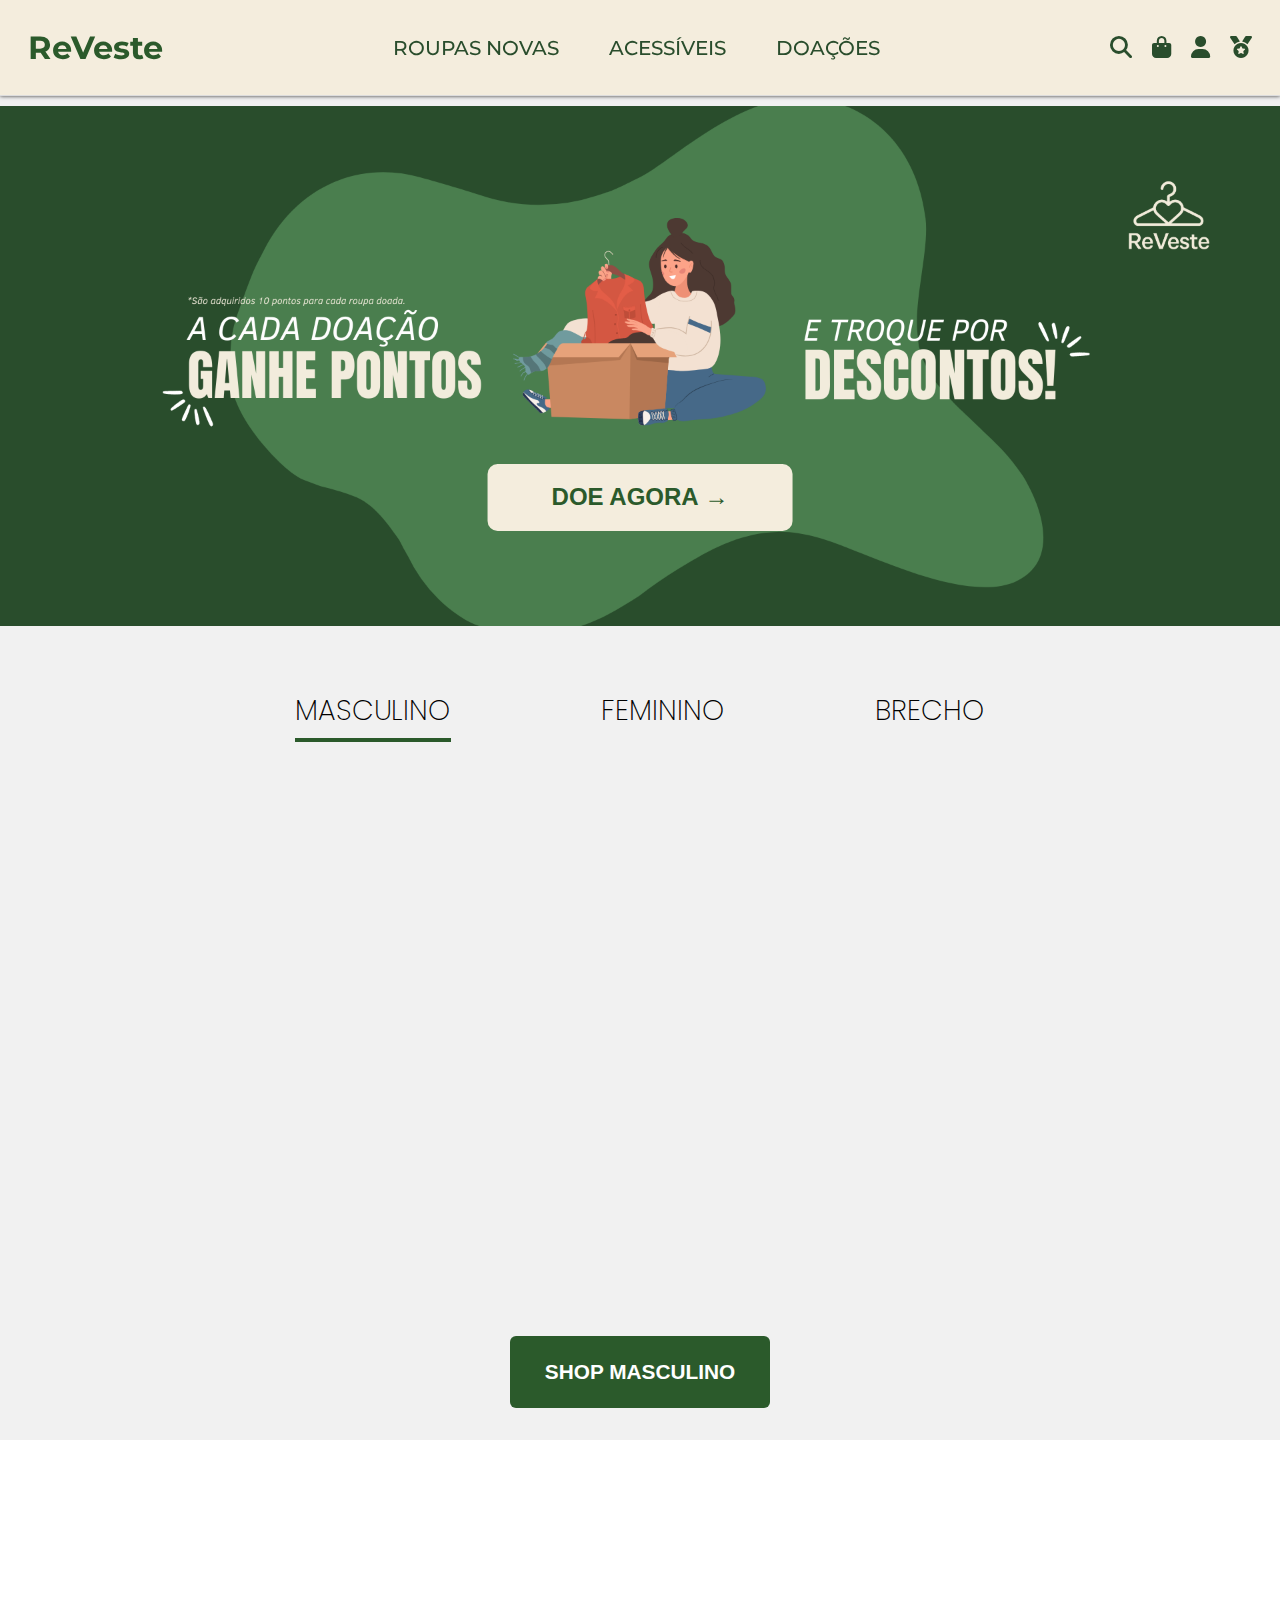
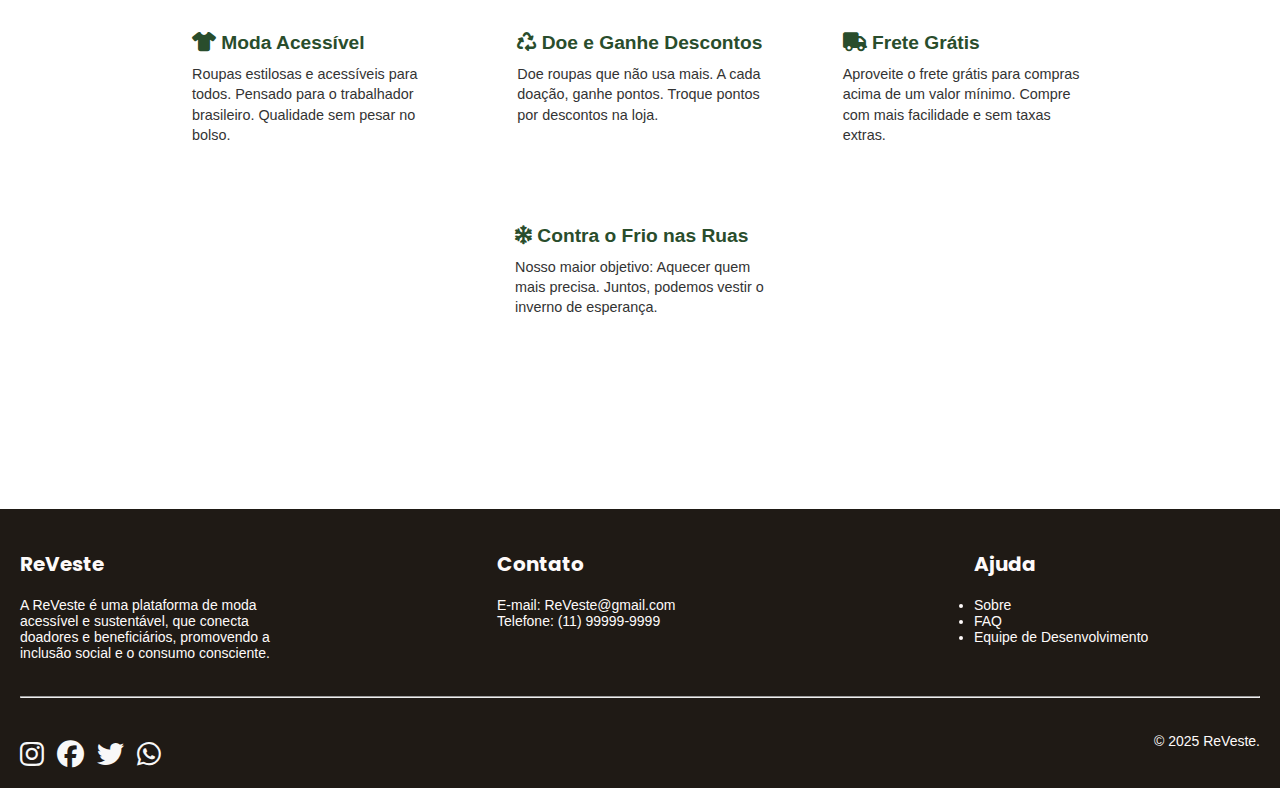
<file: index.html>
<!DOCTYPE html>
<html lang="en">

<head>
  <meta charset="UTF-8">
  <meta name="viewport" content="width=device-width, initial-scale=1.0">
  <title>ReVeste</title>
  <link rel="stylesheet" href="_css/style.css">
  <link rel="stylesheet" href="https://cdnjs.cloudflare.com/ajax/libs/font-awesome/6.5.0/css/all.min.css" />
  <link rel="website icon" href="_img/IconeR.png">
  <link href="https://fonts.googleapis.com/css2?family=Poppins:wght@400;600&display=swap" rel="stylesheet">
  <link href="https://fonts.googleapis.com/css2?family=Montserrat:wght@400;500;600;700&display=swap" rel="stylesheet">

</head>

<body>

  <!-- teste pro pull -->

  <header class="header">
    <div class="header-container">

      <!-- Logo -->
      <div class="logo">
        <a href="index.html">ReVeste</a>
      </div>

      <!-- Navegação -->
      <nav class="nav-links">
        <a href="#">ROUPAS NOVAS</a>
        <a href="#">ACESSÍVEIS</a>
        <a href="doacao.html">DOAÇÕES</a>
      </nav>

      <!-- Ícones -->
      <div class="header-icons">
        <a href="#" title="Buscar"><i class="fa-solid fa-magnifying-glass"></i></a>
        <a href="#" title="Carrinho"><i class="fa-solid fa-bag-shopping"></i></a>
        <a href="login.html" title="Login"><i class="fa-solid fa-user"></i></a>
        <a href="login.html" title="Login"><i class="fa-solid fa-medal"></i></a>
      </div>
    </div>
  </header>

  <div class="banner">
    <img src="_img/Banner3.png" alt="">
    <a href="doacao.html" target="_blank"><button>DOE AGORA &rarr;</button></a>
  </div>

  <div class="categories-titles">
    <h2 class="category active">MASCULINO</h2>
    <h2 class="category">FEMININO</h2>
    <h2 class="category">BRECHO</h2>
  </div>


  <div class="grid_produtos_linha1">


    <div class="product-card">
      <div class="product-image">
        <img src="_img/offwhite.webp" alt="Tech T-Shirt Gola V">
        <span class="badge">NEW COLOR</span>
      </div>
      <div class="product-info">
        <h3>Tech T-Shirt<sup>®</sup> Gola V</h3>
        <div class="product-rating">
          <span>★ 4.8</span>
          <span>3.011 reviews</span>
        </div>
        <p class="price">R$ 159</p>
      </div>
    </div>

    <div class="product-card">
      <div class="product-image">
        <img src="_img/offwhite.webp" alt="Tech T-Shirt Gola V">
        <span class="badge">NEW COLOR</span>
      </div>
      <div class="product-info">
        <h3>Tech T-Shirt<sup>®</sup> Gola V</h3>
        <div class="product-rating">
          <span>★ 4.8</span>
          <span>3.011 reviews</span>
        </div>
        <p class="price">R$ 159</p>
      </div>
    </div>

    <div class="product-card">
      <div class="product-image">
        <img src="_img/offwhite.webp" alt="Tech T-Shirt Gola V">
        <span class="badge">NEW COLOR</span>
      </div>
      <div class="product-info">
        <h3>Tech T-Shirt<sup>®</sup> Gola V</h3>
        <div class="product-rating">
          <span>★ 4.8</span>
          <span>3.011 reviews</span>
        </div>
        <p class="price">R$ 159</p>
      </div>
    </div>

    <div class="product-card">
      <div class="product-image">
        <img src="_img/offwhite.webp" alt="Tech T-Shirt Gola V">
        <span class="badge">NEW COLOR</span>
      </div>
      <div class="product-info">
        <h3>Tech T-Shirt<sup>®</sup> Gola V</h3>
        <div class="product-rating">
          <span>★ 4.8</span>
          <span>3.011 reviews</span>
        </div>
        <p class="price">R$ 159</p>
      </div>
    </div>

  </div>

  <br> <br>
  <div class="botao_shop_masculino">
    <a href="shop_masculino.html"><button class="botao_shop">Shop Masculino</button></a>
  </div>

  <div class="organizar_textos_topicos">
    <div class="texto1">
      <h1><i class="fa-solid fa-shirt"></i> Moda Acessível</h1>
      <p>Roupas estilosas e acessíveis para todos.
        Pensado para o trabalhador brasileiro.
        Qualidade sem pesar no bolso.</p>
    </div>

    <div class="texto2">
      <h1><i class="fa-solid fa-recycle"></i> Doe e Ganhe Descontos</h1>
      <p>Doe roupas que não usa mais.
        A cada doação, ganhe pontos.
        Troque pontos por descontos na loja.</p>
    </div>

    <div class="texto3">
      <h1><i class="fa-solid fa-truck"></i> Frete Grátis</h1>
      <p>Aproveite o frete grátis para compras acima de um valor mínimo.
        Compre com mais facilidade e sem taxas extras.</p>
    </div>

    <div class="texto4">
      <h1><i class="fa-solid fa-snowflake"></i> Contra o Frio nas Ruas</h1>
      <p>Nosso maior objetivo:
        Aquecer quem mais precisa.
        Juntos, podemos vestir o inverno de esperança.</p>
    </div>
  </div>

  <footer>
    <div class="footer-container1">
      <div class="objetivo">
        <h3>ReVeste</h3>
        <br>
        <p>A ReVeste é uma plataforma de moda acessível e sustentável, que conecta doadores e beneficiários, promovendo
          a inclusão social e o consumo consciente.</p>
      </div>
      <div class="contato">
        <h3>Contato</h3>
        <br>
        <p>E-mail: ReVeste@gmail.com</p>
        <p>Telefone: (11) 99999-9999</p>
      </div>
      <div class="links-rapidos">
        <h3>Ajuda</h3>
        <br>
        <ul>
          <li><a href="#">Sobre</a></li>
          <li><a href="#">FAQ</a></li>
          <li><a href="#">Equipe de Desenvolvimento</a></li>
        </ul>
      </div>
    </div>
    <hr>
    <div class="footer-container2">
      <div class="copy">
        <p>&copy; 2025 ReVeste.</p>
      </div>
      <div class="redes-sociais">
        <a href="#"><i class="fa-brands fa-instagram"></i></a>
        <a href="#"><i class="fa-brands fa-facebook"></i></a>
        <a href="#"><i class="fa-brands fa-twitter"></i></a>
        <a href="#"><i class="fa-brands fa-whatsapp"></i></a>
      </div>
    </div>
  </footer>

  <script src="_js/script.js"></script>
</body>

</html>
</file>
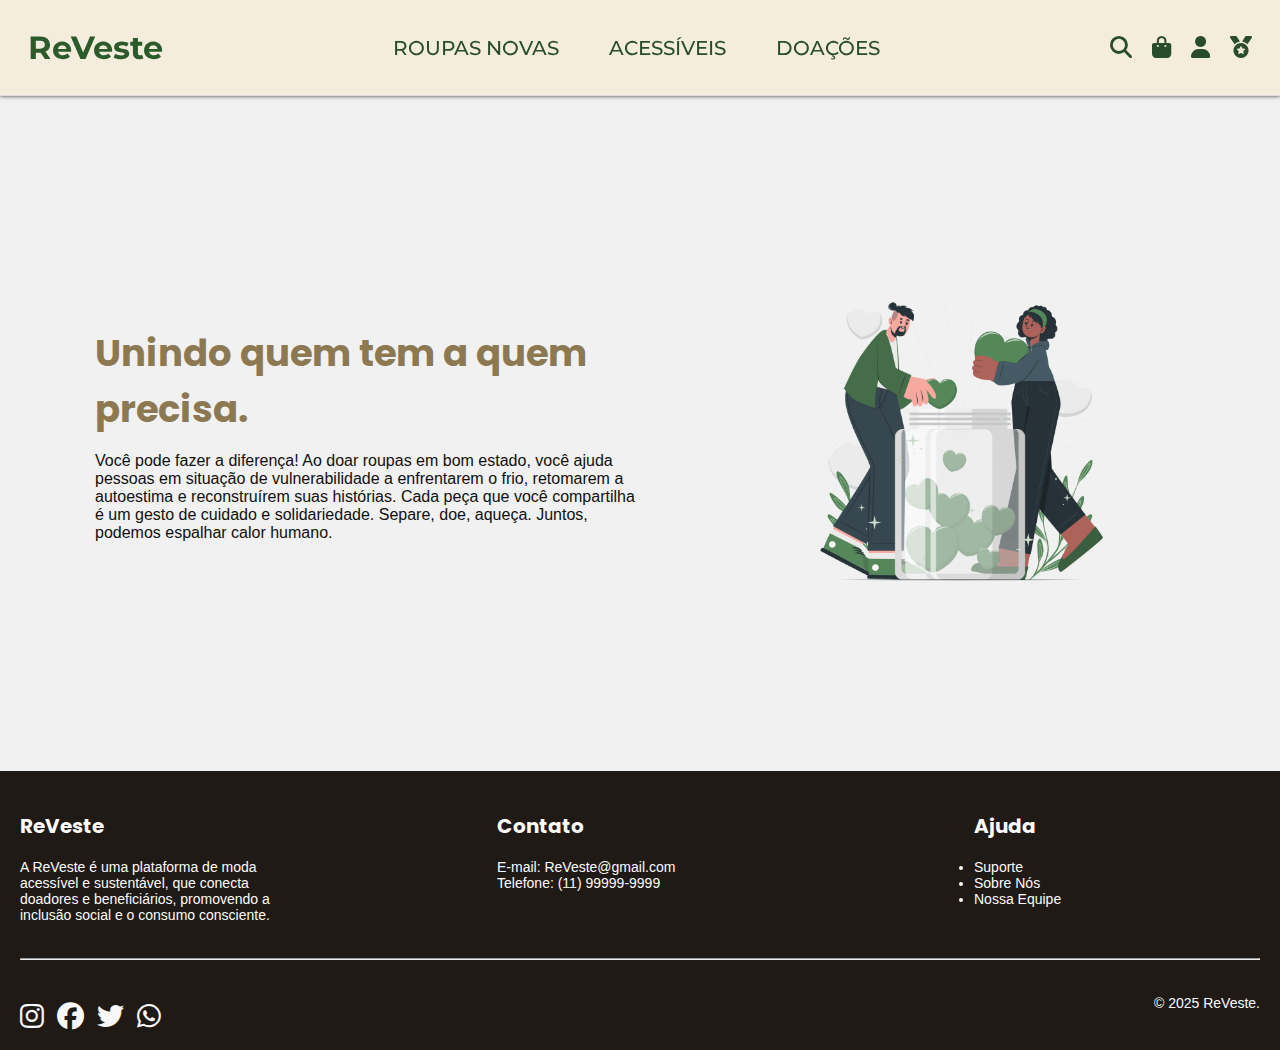
<file: doacao.html>
<!DOCTYPE html>
<html lang="en">

<head>
  <meta charset="UTF-8">
  <title>Doações</title>
  <link rel="stylesheet" href="_css/doacao.css">
  <link rel="stylesheet" href="https://cdnjs.cloudflare.com/ajax/libs/font-awesome/6.5.0/css/all.min.css" />
  <link rel="website icon" href="_img/IconeR.png">
  <link href="https://fonts.googleapis.com/css2?family=Poppins:wght@400;600&display=swap" rel="stylesheet">
  <link href="https://fonts.googleapis.com/css2?family=Montserrat:wght@400;500;600;700&display=swap" rel="stylesheet">
</head>

<body>
  <header class="header">
    <div class="header-container">

      <!-- Logo -->
      <div class="logo">
        <a href="index.html">ReVeste</a>
      </div>

      <!-- Navegação -->
      <nav class="nav-links">
        <a href="#">ROUPAS NOVAS</a>
        <a href="#">ACESSÍVEIS</a>
        <a href="doacao.html">DOAÇÕES</a>
      </nav>

      <!-- Ícones -->
      <div class="header-icons">
        <a href="#" title="Buscar" target="_blank"><i class="fa-solid fa-magnifying-glass"></i></a>
        <a href="#" title="Carrinho" target="_blank"><i class="fa-solid fa-bag-shopping"></i></a>
        <a href="login.html" title="Login"><i class="fa-solid fa-user"></i></a>
        <a href="login.html" title="Pontos"><i class="fa-solid fa-medal"></i></a>
      </div>
    </div>
  </header>


  <div class="main-container">
    <div class="left-container">
      <h1>Unindo quem tem a quem precisa.</h1>
      <p>Você pode fazer a diferença! Ao doar roupas em bom estado, você ajuda pessoas em situação de vulnerabilidade a
        enfrentarem o frio, retomarem a autoestima e reconstruírem suas histórias. Cada peça que você compartilha é um
        gesto de cuidado e solidariedade.

        Separe, doe, aqueça.
        Juntos, podemos espalhar calor humano.</p>
    </div>
    <div class="right-container">
      <img src="_img/Caridade.png" alt="" srcset="">
    </div>
  </div>

  <footer>
    <div class="footer-container1">
      <div class="objetivo">
        <h3>ReVeste</h3>
        <br>
        <p>A ReVeste é uma plataforma de moda acessível e sustentável, que conecta doadores e beneficiários, promovendo
          a inclusão social e o consumo consciente.</p>
      </div>
      <div class="contato">
        <h3>Contato</h3>
        <br>
        <p>E-mail: ReVeste@gmail.com</p>
        <p>Telefone: (11) 99999-9999</p>
      </div>
      <div class="links-rapidos">
        <h3>Ajuda</h3>
        <br>
        <ul>
          <li><a href="#">Suporte</a></li>
          <li><a href="sobre.html">Sobre Nós</a></li>
          <li><a href="#">Nossa Equipe</a></li>
        </ul>
      </div>
    </div>
    <hr>
    <div class="footer-container2">
      <div class="copy">
        <p>&copy; 2025 ReVeste.</p>
      </div>
      <div class="redes-sociais">
        <a href="#"><i class="fa-brands fa-instagram"></i></a>
        <a href="#"><i class="fa-brands fa-facebook"></i></a>
        <a href="#"><i class="fa-brands fa-twitter"></i></a>
        <a href="#"><i class="fa-brands fa-whatsapp"></i></a>
      </div>
    </div>
  </footer>
</body>

</html>
</file>
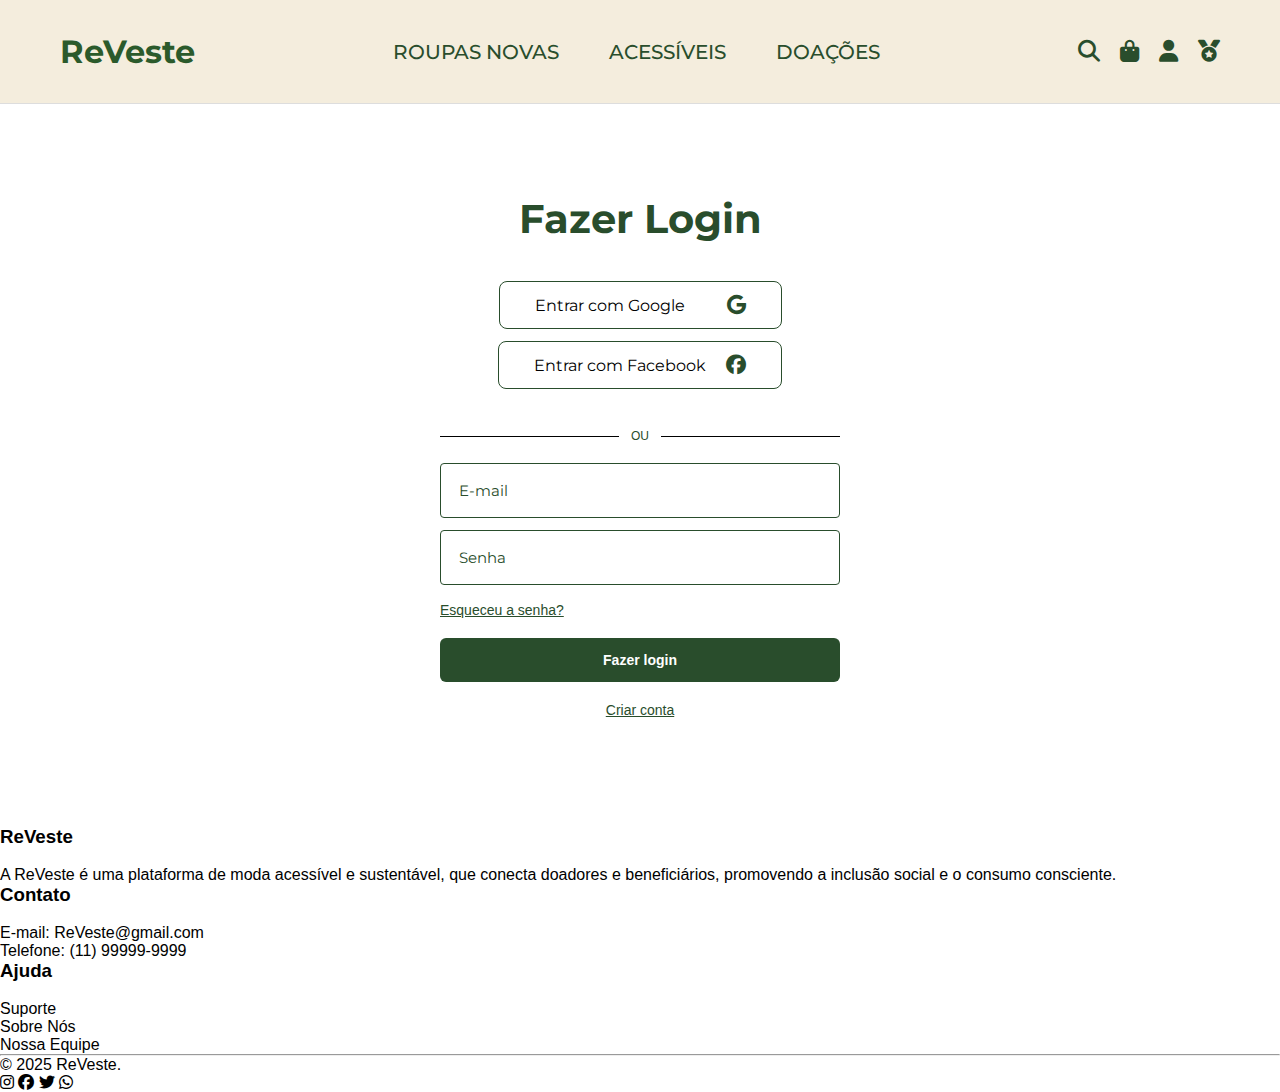
<file: login.html>
<!DOCTYPE html>
<html lang="en">

<head>
  <meta charset="UTF-8">
  <meta name="viewport" content="width=device-width, initial-scale=1.0">
  <title>Login</title>
  <link rel="stylesheet" href="_css/login.css">
  <link rel="stylesheet" href="https://cdnjs.cloudflare.com/ajax/libs/font-awesome/6.5.0/css/all.min.css" />
  <link rel="website icon" href="_img/IconeR.png">
  <link href="https://fonts.googleapis.com/css2?family=Poppins:wght@400;600&display=swap" rel="stylesheet">
  <link href="https://fonts.googleapis.com/css2?family=Montserrat:wght@400;500;600;700&display=swap" rel="stylesheet">

</head>

<body>
  <header class="header">
    <div class="header-container">

      <!-- Logo -->
      <div class="logo">
        <a href="index.html">ReVeste</a>
      </div>

      <!-- Navegação -->
      <nav class="nav-links">
        <a href="#">ROUPAS NOVAS</a>
        <a href="#">ACESSÍVEIS</a>
        <a href="doacao.html">DOAÇÕES</a>
      </nav>

      <!-- Ícones -->
      <div class="header-icons">
        <a href="#" title="Buscar"><i class="fa-solid fa-magnifying-glass"></i></a>
        <a href="#" title="Carrinho"><i class="fa-solid fa-bag-shopping"></i></a>
        <a href="login.html" title="Login"><i class="fa-solid fa-user"></i></a>
        <a href="login.html" title="Login"><i class="fa-solid fa-medal"></i></a>
      </div>
    </div>
  </header>

  <br><br><br><br><br>
  <h1 class="fazer_login">Fazer Login</h1>
  <br>

  <div class="botoes_entrar">
    <button style="gap: 42px;">Entrar com Google <i class="fa-brands fa-google"></i></button>

    <button>Entrar com Facebook <i class="fa-brands fa-facebook"></i></button>
  </div>

  <div class="separador">
    <hr>
    <span>OU</span>
    <hr>
  </div>


  <div class="inputs">
    <input type="email" placeholder="E-mail">
    <input type="password" placeholder="Senha">
    <a href="#">Esqueceu a senha?</a>
  </div>

  <div class="botao_fazer_login">
    <button>Fazer login</button>
  </div>

  <a href="#" class="criar-conta">Criar conta</a> <br>
  <br><br><br><br><br>

  <footer>
    <div class="footer-container1">
      <div class="objetivo">
        <h3>ReVeste</h3>
        <br>
        <p>A ReVeste é uma plataforma de moda acessível e sustentável, que conecta doadores e beneficiários, promovendo
          a inclusão social e o consumo consciente.</p>
      </div>
      <div class="contato">
        <h3>Contato</h3>
        <br>
        <p>E-mail: ReVeste@gmail.com</p>
        <p>Telefone: (11) 99999-9999</p>
      </div>
      <div class="links-rapidos">
        <h3>Ajuda</h3>
        <br>
        <ul>
          <li><a href="#">Suporte</a></li>
          <li><a href="sobre.html">Sobre Nós</a></li>
          <li><a href="#">Nossa Equipe</a></li>
        </ul>
      </div>
    </div>
    <hr>
    <div class="footer-container2">
      <div class="copy">
        <p>&copy; 2025 ReVeste.</p>
      </div>
      <div class="redes-sociais">
        <a href="#"><i class="fa-brands fa-instagram"></i></a>
        <a href="#"><i class="fa-brands fa-facebook"></i></a>
        <a href="#"><i class="fa-brands fa-twitter"></i></a>
        <a href="#"><i class="fa-brands fa-whatsapp"></i></a>
      </div>
    </div>
  </footer>


</body>

</html>
</file>
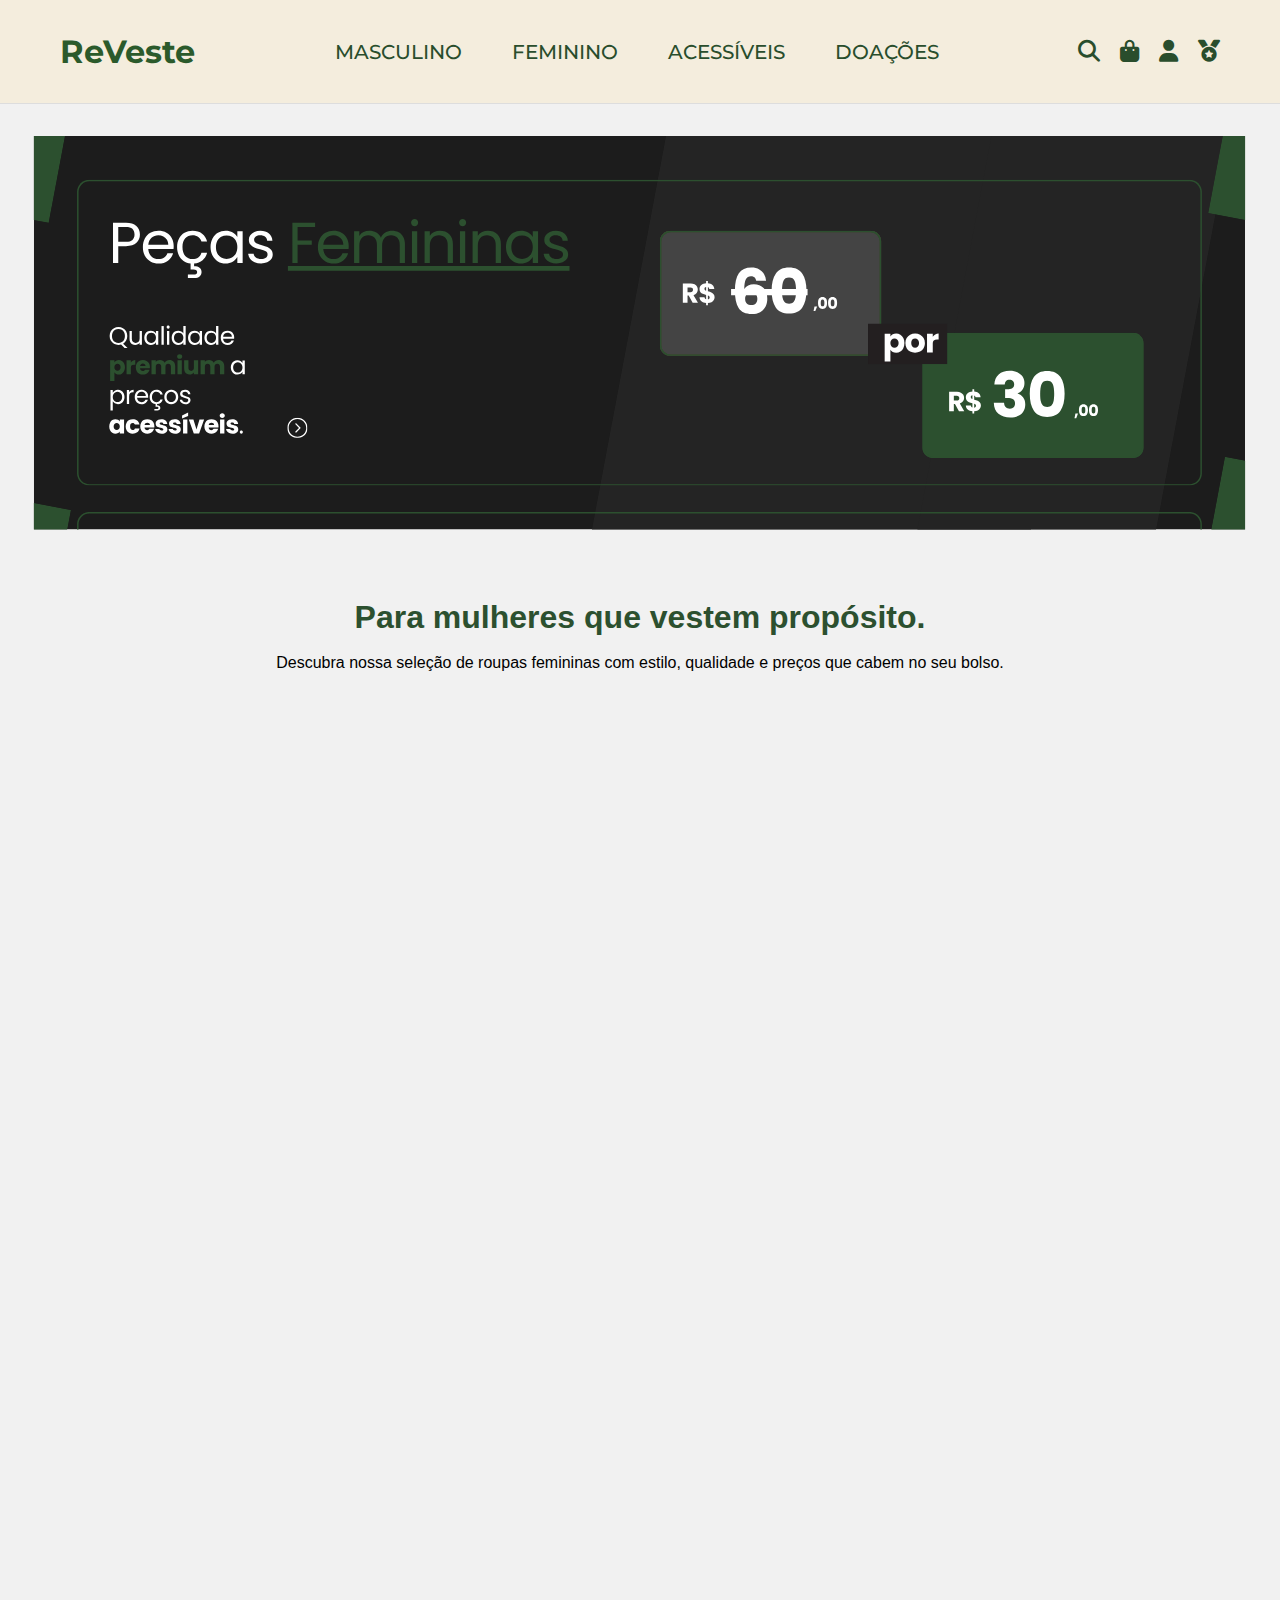
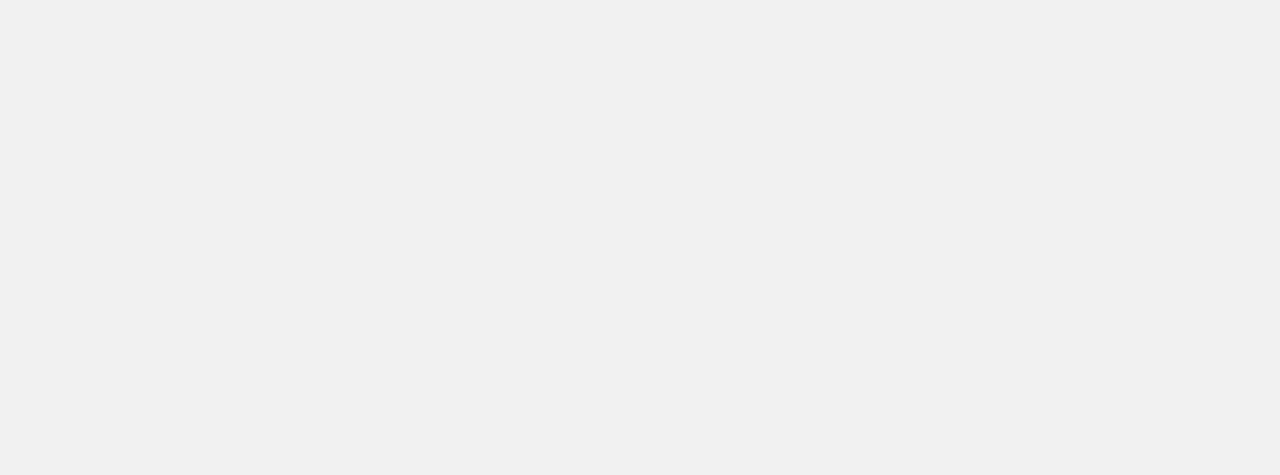
<file: shop_feminino.html>
<!DOCTYPE html>
<html lang="en">
<head>
    <meta charset="UTF-8">
    <meta name="viewport" content="width=device-width, initial-scale=1.0">
    <title>Femininas</title>
    <link rel="stylesheet" href="_css/shop_femininas.css">
    <link rel="stylesheet" href="https://cdnjs.cloudflare.com/ajax/libs/font-awesome/6.5.0/css/all.min.css"/>

    <link href="https://fonts.googleapis.com/css2?family=Poppins:wght@400;600&display=swap" rel="stylesheet">

    <link href="https://fonts.googleapis.com/css2?family=Montserrat:wght@400;500;600;700&display=swap" rel="stylesheet">
</head>
<body>
    <header class="header">
        <div class="header-container">
          
          <!-- Logo -->
          <div class="logo">
            <a href="index.html">ReVeste</a>
          </div>
  
          <!-- Navegação -->
          <nav class="nav-links">
            <a href="shop_masculino.html">MASCULINO</a>
            <a href="shop_feminino.html">FEMININO</a>
            <a href="#">ACESSÍVEIS</a>
            <a href="#">DOAÇÕES</a>
          </nav>
  
          <!-- Ícones -->
          <div class="header-icons">
            <a href="#" title="Buscar"><i class="fa-solid fa-magnifying-glass"></i></a>
            <a href="#" title="Carrinho"><i class="fa-solid fa-bag-shopping"></i></a>
            <a href="login.html" title="Login"><i class="fa-solid fa-user"></i></a>
            <a href="login.html" title="Login"><i class="fa-solid fa-medal"></i></a>
          </div>
  
        </div>
  
      </header>

      
        <div class="banner">
          <img src="_img/Banner para loja online de roupas Feminina.svg" alt="">
        </div>
      
        <div class="texto_embaixodobanner">
          <h1>Para mulheres que vestem propósito.</h1>
          <br>
          <p>Descubra nossa seleção de roupas femininas com estilo, qualidade e preços que cabem no seu bolso.</p>
        </div>
      

        <div class="grid_produtos_linha1">


            <div class="product-card">
              <div class="product-image">
                <img src="_img/imagem_roupa_feminina.webp" alt="Tech T-Shirt Gola V">
                <span class="badge">NEW COLOR</span>
              </div>
              <div class="product-info">
                <h3>Tech T-Shirt<sup>®</sup> Gola V</h3>
                <div class="product-rating">
                  <span>★ 4.8</span>
                  <span>3.011 reviews</span>
                </div>
                <p class="price">R$ 159</p>
              </div>
            </div>
            
            <div class="product-card">
              <div class="product-image">
                <img src="_img/imagem_roupa_feminina.webp" alt="Tech T-Shirt Gola V">
                <span class="badge">NEW COLOR</span>
              </div>
              <div class="product-info">
                <h3>Tech T-Shirt<sup>®</sup> Gola V</h3>
                <div class="product-rating">
                  <span>★ 4.8</span>
                  <span>3.011 reviews</span>
                </div>
                <p class="price">R$ 159</p>
              </div>
            </div>
      
            <div class="product-card">
              <div class="product-image">
                <img src="_img/imagem_roupa_feminina.webp" alt="Tech T-Shirt Gola V">
                <span class="badge">NEW COLOR</span>
              </div>
              <div class="product-info">
                <h3>Tech T-Shirt<sup>®</sup> Gola V</h3>
                <div class="product-rating">
                  <span>★ 4.8</span>
                  <span>3.011 reviews</span>
                </div>
                <p class="price">R$ 159</p>
              </div>
            </div>
      
            <div class="product-card">
              <div class="product-image">
                <img src="_img/imagem_roupa_feminina.webp" alt="Tech T-Shirt Gola V">
                <span class="badge">NEW COLOR</span>
              </div>
              <div class="product-info">
                <h3>Tech T-Shirt<sup>®</sup> Gola V</h3>
                <div class="product-rating">
                  <span>★ 4.8</span>
                  <span>3.011 reviews</span>
                </div>
                <p class="price">R$ 159</p>
              </div>
            </div>
      
          </div>

          <div class="grid_produtos_linha1">


            <div class="product-card">
              <div class="product-image">
                <img src="_img/imagem_roupa_feminina.webp" alt="Tech T-Shirt Gola V">
                <span class="badge">NEW COLOR</span>
              </div>
              <div class="product-info">
                <h3>Tech T-Shirt<sup>®</sup> Gola V</h3>
                <div class="product-rating">
                  <span>★ 4.8</span>
                  <span>3.011 reviews</span>
                </div>
                <p class="price">R$ 159</p>
              </div>
            </div>
            
            <div class="product-card">
              <div class="product-image">
                <img src="_img/imagem_roupa_feminina.webp" alt="Tech T-Shirt Gola V">
                <span class="badge">NEW COLOR</span>
              </div>
              <div class="product-info">
                <h3>Tech T-Shirt<sup>®</sup> Gola V</h3>
                <div class="product-rating">
                  <span>★ 4.8</span>
                  <span>3.011 reviews</span>
                </div>
                <p class="price">R$ 159</p>
              </div>
            </div>
      
            <div class="product-card">
              <div class="product-image">
                <img src="_img/imagem_roupa_feminina.webp" alt="Tech T-Shirt Gola V">
                <span class="badge">NEW COLOR</span>
              </div>
              <div class="product-info">
                <h3>Tech T-Shirt<sup>®</sup> Gola V</h3>
                <div class="product-rating">
                  <span>★ 4.8</span>
                  <span>3.011 reviews</span>
                </div>
                <p class="price">R$ 159</p>
              </div>
            </div>
      
            <div class="product-card">
              <div class="product-image">
                <img src="_img/imagem_roupa_feminina.webp" alt="Tech T-Shirt Gola V">
                <span class="badge">NEW COLOR</span>
              </div>
              <div class="product-info">
                <h3>Tech T-Shirt<sup>®</sup> Gola V</h3>
                <div class="product-rating">
                  <span>★ 4.8</span>
                  <span>3.011 reviews</span>
                </div>
                <p class="price">R$ 159</p>
              </div>
            </div>
      
          </div>

          <div class="grid_produtos_linha1">


            <div class="product-card">
              <div class="product-image">
                <img src="_img/imagem_roupa_feminina.webp" alt="Tech T-Shirt Gola V">
                <span class="badge">NEW COLOR</span>
              </div>
              <div class="product-info">
                <h3>Tech T-Shirt<sup>®</sup> Gola V</h3>
                <div class="product-rating">
                  <span>★ 4.8</span>
                  <span>3.011 reviews</span>
                </div>
                <p class="price">R$ 159</p>
              </div>
            </div>
            
            <div class="product-card">
              <div class="product-image">
                <img src="_img/imagem_roupa_feminina.webp" alt="Tech T-Shirt Gola V">
                <span class="badge">NEW COLOR</span>
              </div>
              <div class="product-info">
                <h3>Tech T-Shirt<sup>®</sup> Gola V</h3>
                <div class="product-rating">
                  <span>★ 4.8</span>
                  <span>3.011 reviews</span>
                </div>
                <p class="price">R$ 159</p>
              </div>
            </div>
      
            <div class="product-card">
              <div class="product-image">
                <img src="_img/imagem_roupa_feminina.webp" alt="Tech T-Shirt Gola V">
                <span class="badge">NEW COLOR</span>
              </div>
              <div class="product-info">
                <h3>Tech T-Shirt<sup>®</sup> Gola V</h3>
                <div class="product-rating">
                  <span>★ 4.8</span>
                  <span>3.011 reviews</span>
                </div>
                <p class="price">R$ 159</p>
              </div>
            </div>
      
            <div class="product-card">
              <div class="product-image">
                <img src="_img/imagem_roupa_feminina.webp" alt="Tech T-Shirt Gola V">
                <span class="badge">NEW COLOR</span>
              </div>
              <div class="product-info">
                <h3>Tech T-Shirt<sup>®</sup> Gola V</h3>
                <div class="product-rating">
                  <span>★ 4.8</span>
                  <span>3.011 reviews</span>
                </div>
                <p class="price">R$ 159</p>
              </div>
            </div>
      
          </div>

</body>
</html>
</file>
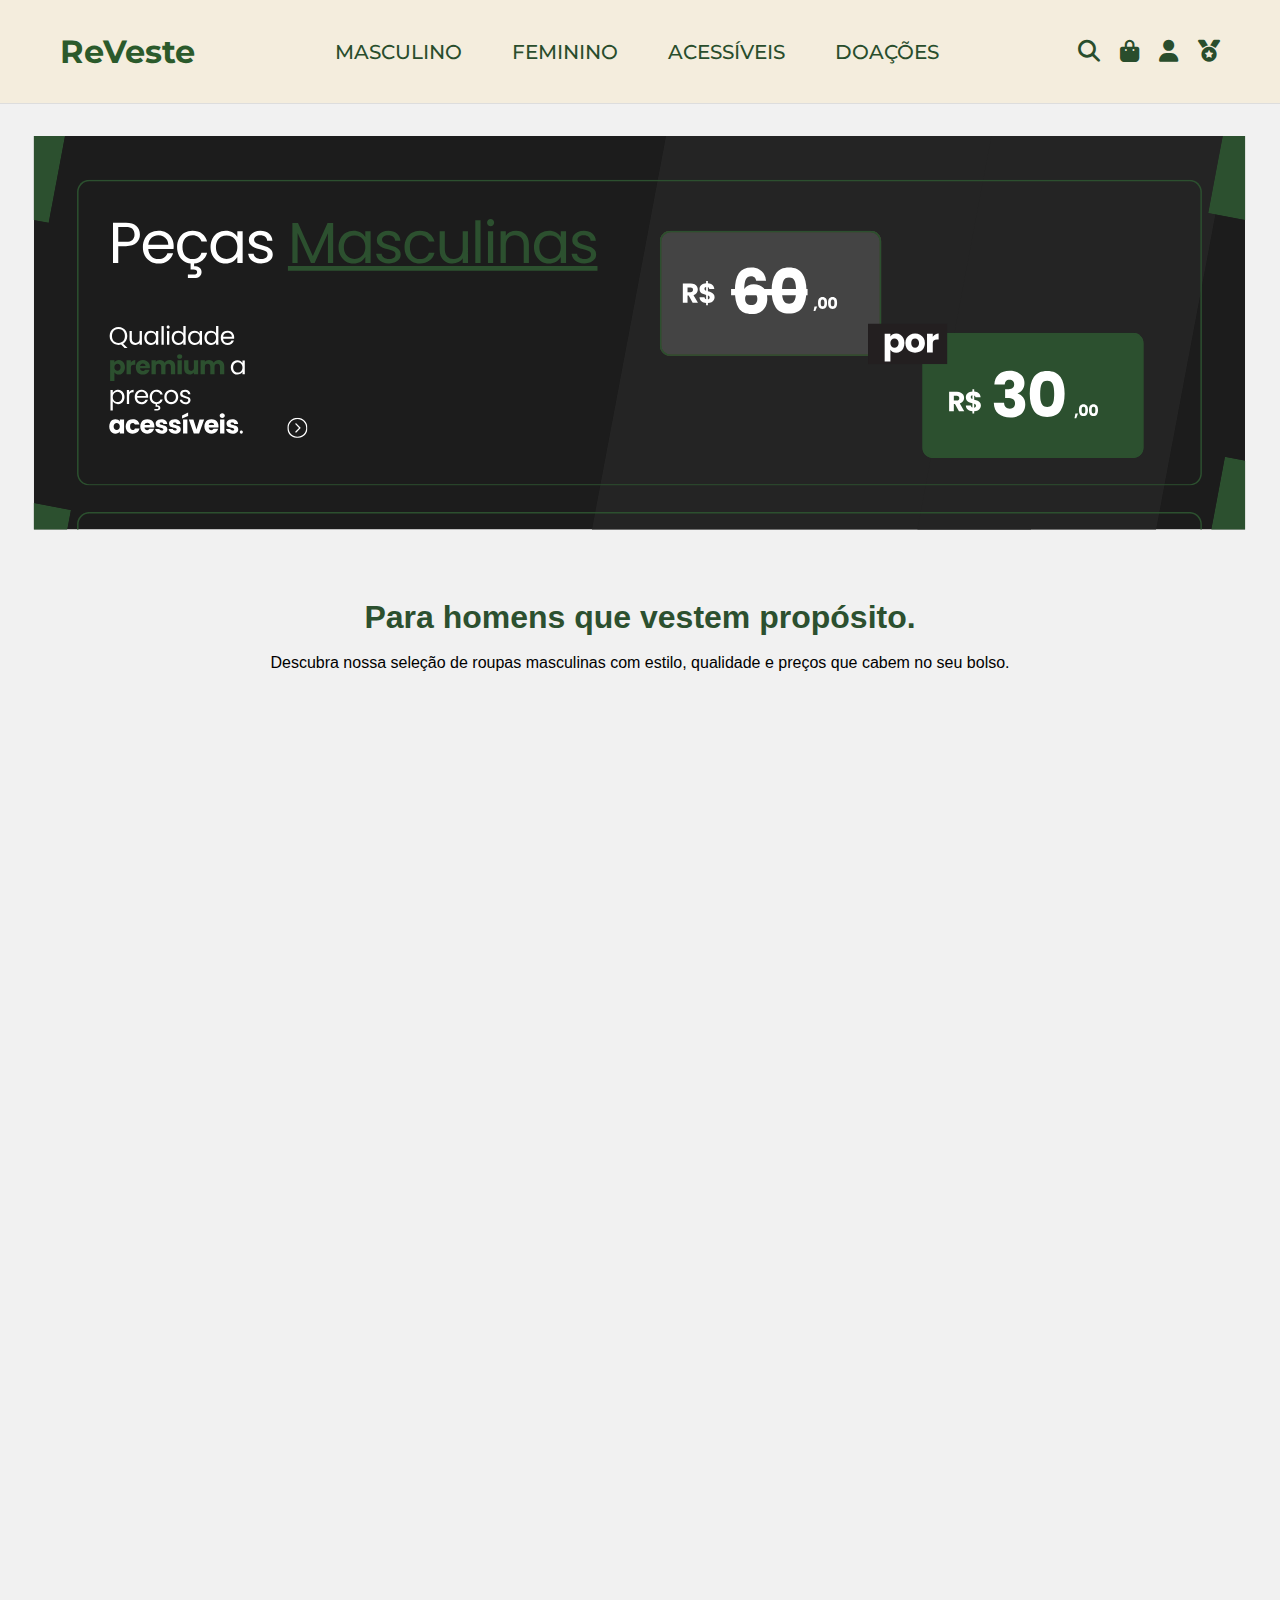
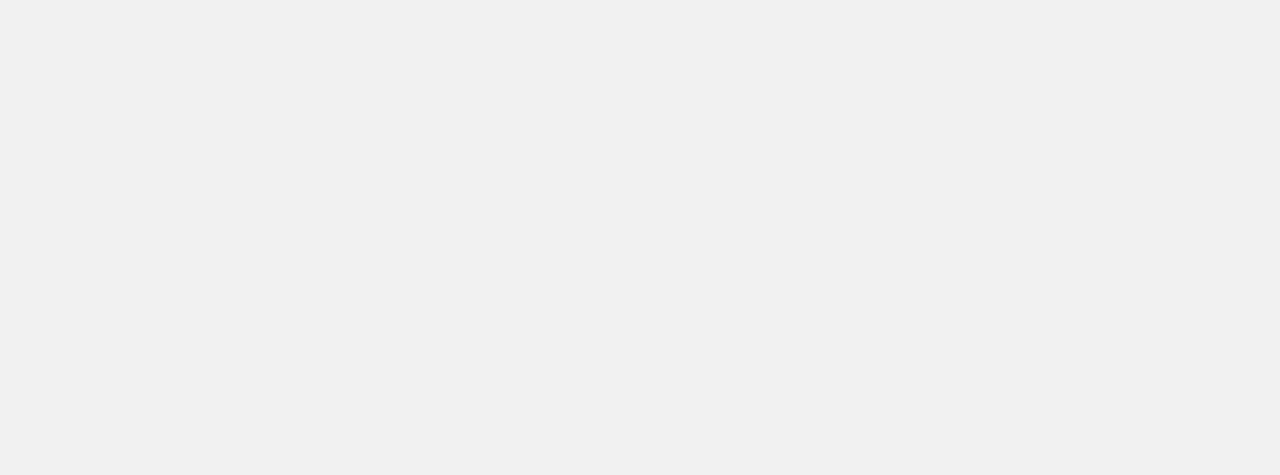
<file: shop_masculino.html>
<!DOCTYPE html>
<html lang="en">

<head>
  <meta charset="UTF-8">
  <meta name="viewport" content="width=device-width, initial-scale=1.0">
  <title>Masculino</title>
  <link rel="stylesheet" href="_css/shop_masculino.css">
  <link rel="stylesheet" href="https://cdnjs.cloudflare.com/ajax/libs/font-awesome/6.5.0/css/all.min.css" />

  <link href="https://fonts.googleapis.com/css2?family=Poppins:wght@400;600&display=swap" rel="stylesheet">

  <link href="https://fonts.googleapis.com/css2?family=Montserrat:wght@400;500;600;700&display=swap" rel="stylesheet">
</head>

<body>
  <header class="header">
    <div class="header-container">

      <!-- Logo -->
      <div class="logo">
        <a href="index.html">ReVeste</a>
      </div>

      <!-- Navegação -->
      <nav class="nav-links">
        <a href="shop_masculino.html">MASCULINO</a>
        <a href="shop_feminino.html">FEMININO</a>
        <a href="#">ACESSÍVEIS</a>
        <a href="#">DOAÇÕES</a>
      </nav>

      <!-- Ícones -->
      <div class="header-icons">
        <a href="#" title="Buscar"><i class="fa-solid fa-magnifying-glass"></i></a>
        <a href="#" title="Carrinho"><i class="fa-solid fa-bag-shopping"></i></a>
        <a href="login.html" title="Login"><i class="fa-solid fa-user"></i></a>
        <a href="login.html" title="Login"><i class="fa-solid fa-medal"></i></a>
      </div>

    </div>

  </header>


  <div class="banner">
    <img src="_img/Banner_ShopM.svg" alt="">
  </div>

  <div class="texto_embaixodobanner">
    <h1>Para homens que vestem propósito.</h1>
    <br>
    <p>Descubra nossa seleção de roupas masculinas com estilo, qualidade e preços que cabem no seu bolso.</p>
  </div>


  <div class="grid_produtos_linha1">


    <div class="product-card">
      <div class="product-image">
        <img src="_img/offwhite.webp" alt="Tech T-Shirt Gola V">
        <span class="badge">NEW COLOR</span>
      </div>
      <div class="product-info">
        <h3>Tech T-Shirt<sup>®</sup> Gola V</h3>
        <div class="product-rating">
          <span>★ 4.8</span>
          <span>3.011 reviews</span>
        </div>
        <p class="price">R$ 159</p>
      </div>
    </div>

    <div class="product-card">
      <div class="product-image">
        <img src="_img/offwhite.webp" alt="Tech T-Shirt Gola V">
        <span class="badge">NEW COLOR</span>
      </div>
      <div class="product-info">
        <h3>Tech T-Shirt<sup>®</sup> Gola V</h3>
        <div class="product-rating">
          <span>★ 4.8</span>
          <span>3.011 reviews</span>
        </div>
        <p class="price">R$ 159</p>
      </div>
    </div>

    <div class="product-card">
      <div class="product-image">
        <img src="_img/offwhite.webp" alt="Tech T-Shirt Gola V">
        <span class="badge">NEW COLOR</span>
      </div>
      <div class="product-info">
        <h3>Tech T-Shirt<sup>®</sup> Gola V</h3>
        <div class="product-rating">
          <span>★ 4.8</span>
          <span>3.011 reviews</span>
        </div>
        <p class="price">R$ 159</p>
      </div>
    </div>

    <div class="product-card">
      <div class="product-image">
        <img src="_img/offwhite.webp" alt="Tech T-Shirt Gola V">
        <span class="badge">NEW COLOR</span>
      </div>
      <div class="product-info">
        <h3>Tech T-Shirt<sup>®</sup> Gola V</h3>
        <div class="product-rating">
          <span>★ 4.8</span>
          <span>3.011 reviews</span>
        </div>
        <p class="price">R$ 159</p>
      </div>
    </div>

  </div>

  <div class="grid_produtos_linha1">


    <div class="product-card">
      <div class="product-image">
        <img src="_img/offwhite.webp" alt="Tech T-Shirt Gola V">
        <span class="badge">NEW COLOR</span>
      </div>
      <div class="product-info">
        <h3>Tech T-Shirt<sup>®</sup> Gola V</h3>
        <div class="product-rating">
          <span>★ 4.8</span>
          <span>3.011 reviews</span>
        </div>
        <p class="price">R$ 159</p>
      </div>
    </div>

    <div class="product-card">
      <div class="product-image">
        <img src="_img/offwhite.webp" alt="Tech T-Shirt Gola V">
        <span class="badge">NEW COLOR</span>
      </div>
      <div class="product-info">
        <h3>Tech T-Shirt<sup>®</sup> Gola V</h3>
        <div class="product-rating">
          <span>★ 4.8</span>
          <span>3.011 reviews</span>
        </div>
        <p class="price">R$ 159</p>
      </div>
    </div>

    <div class="product-card">
      <div class="product-image">
        <img src="_img/offwhite.webp" alt="Tech T-Shirt Gola V">
        <span class="badge">NEW COLOR</span>
      </div>
      <div class="product-info">
        <h3>Tech T-Shirt<sup>®</sup> Gola V</h3>
        <div class="product-rating">
          <span>★ 4.8</span>
          <span>3.011 reviews</span>
        </div>
        <p class="price">R$ 159</p>
      </div>
    </div>

    <div class="product-card">
      <div class="product-image">
        <img src="_img/offwhite.webp" alt="Tech T-Shirt Gola V">
        <span class="badge">NEW COLOR</span>
      </div>
      <div class="product-info">
        <h3>Tech T-Shirt<sup>®</sup> Gola V</h3>
        <div class="product-rating">
          <span>★ 4.8</span>
          <span>3.011 reviews</span>
        </div>
        <p class="price">R$ 159</p>
      </div>
    </div>

  </div>

  <div class="grid_produtos_linha1">


    <div class="product-card">
      <div class="product-image">
        <img src="_img/offwhite.webp" alt="Tech T-Shirt Gola V">
        <span class="badge">NEW COLOR</span>
      </div>
      <div class="product-info">
        <h3>Tech T-Shirt<sup>®</sup> Gola V</h3>
        <div class="product-rating">
          <span>★ 4.8</span>
          <span>3.011 reviews</span>
        </div>
        <p class="price">R$ 159</p>
      </div>
    </div>

    <div class="product-card">
      <div class="product-image">
        <img src="_img/offwhite.webp" alt="Tech T-Shirt Gola V">
        <span class="badge">NEW COLOR</span>
      </div>
      <div class="product-info">
        <h3>Tech T-Shirt<sup>®</sup> Gola V</h3>
        <div class="product-rating">
          <span>★ 4.8</span>
          <span>3.011 reviews</span>
        </div>
        <p class="price">R$ 159</p>
      </div>
    </div>

    <div class="product-card">
      <div class="product-image">
        <img src="_img/offwhite.webp" alt="Tech T-Shirt Gola V">
        <span class="badge">NEW COLOR</span>
      </div>
      <div class="product-info">
        <h3>Tech T-Shirt<sup>®</sup> Gola V</h3>
        <div class="product-rating">
          <span>★ 4.8</span>
          <span>3.011 reviews</span>
        </div>
        <p class="price">R$ 159</p>
      </div>
    </div>

    <div class="product-card">
      <div class="product-image">
        <img src="_img/offwhite.webp" alt="Tech T-Shirt Gola V">
        <span class="badge">NEW COLOR</span>
      </div>
      <div class="product-info">
        <h3>Tech T-Shirt<sup>®</sup> Gola V</h3>
        <div class="product-rating">
          <span>★ 4.8</span>
          <span>3.011 reviews</span>
        </div>
        <p class="price">R$ 159</p>
      </div>
    </div>

  </div>

</body>

</html>
</file>
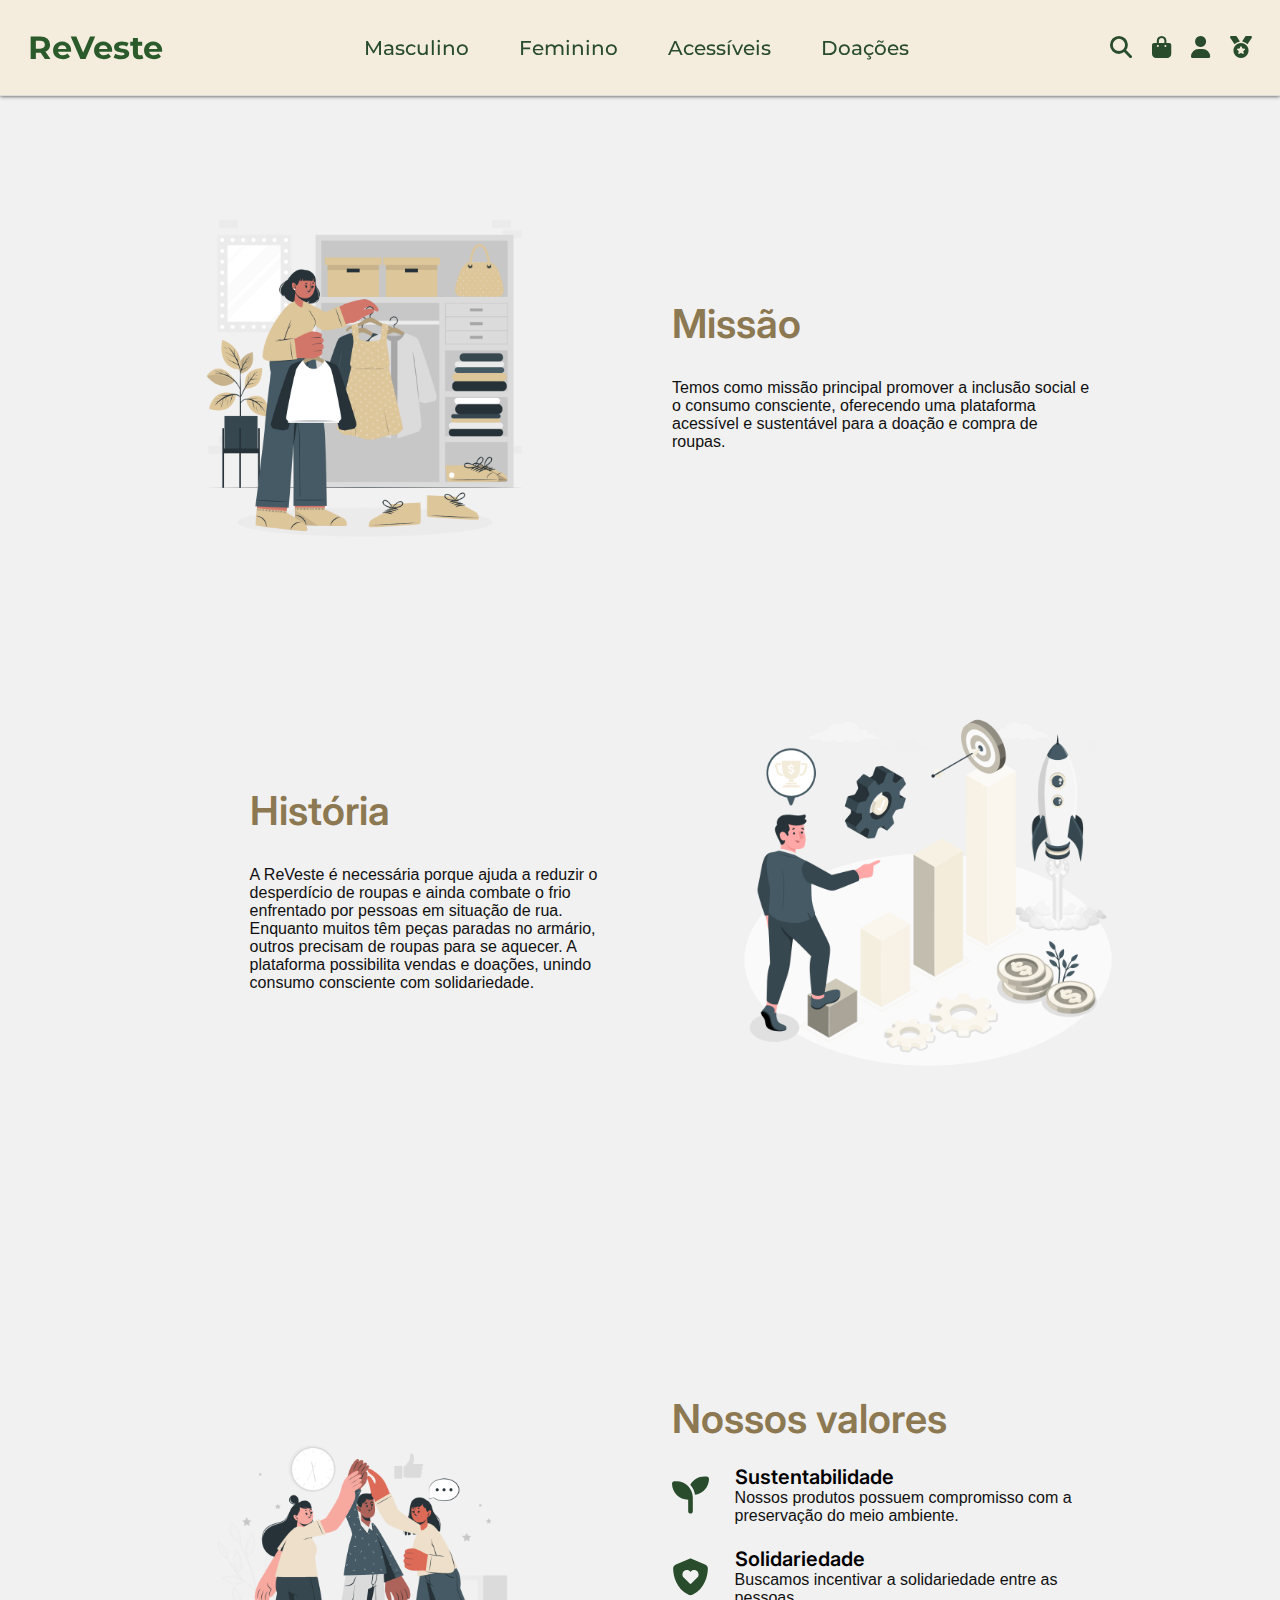
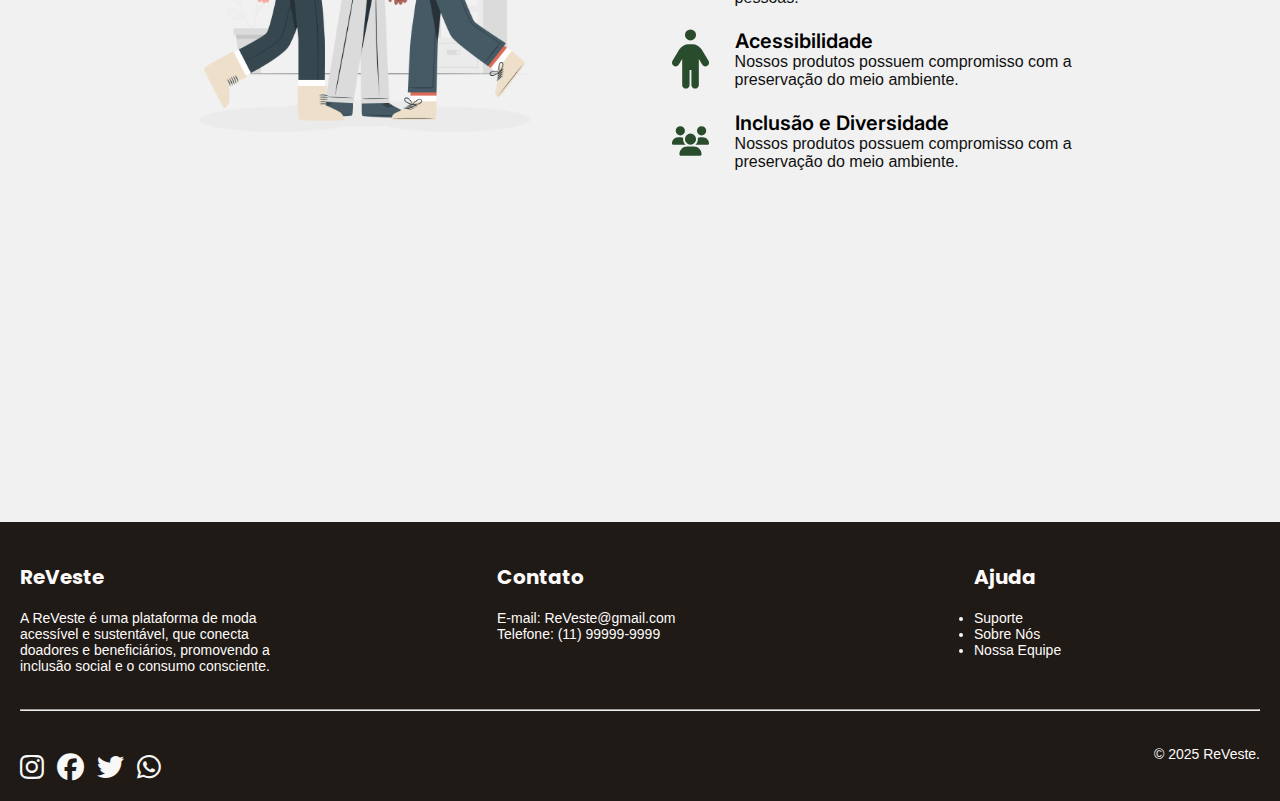
<file: sobre.html>
<!DOCTYPE html>
<html lang="en">

<head>
    <meta charset="UTF-8">
    <meta name="viewport" content="width=device-width, initial-scale=1.0">
    <title>Sobre Nós</title>
    <link rel="stylesheet" href="_css/sobre.css">
    <link rel="stylesheet" href="_css/style.css">
    <link rel="stylesheet" href="https://cdnjs.cloudflare.com/ajax/libs/font-awesome/6.5.0/css/all.min.css" />
    <link rel="website icon" href="_img/IconeR.png">
    <link href="https://fonts.googleapis.com/css2?family=Poppins:wght@400;600&display=swap" rel="stylesheet">
    <link href="https://fonts.googleapis.com/css2?family=Montserrat:wght@400;500;600;700&display=swap" rel="stylesheet">
    <link
        href="https://fonts.googleapis.com/css2?family=Inter:ital,opsz,wght@0,14..32,100..900;1,14..32,100..900&display=swap"
        rel="stylesheet">
</head>

<body>
    <header class="header">
        <div class="header-container">

            <!-- Logo -->
            <div class="logo">
                <a href="index.html">ReVeste</a>
            </div>

            <!-- Navegação -->
            <nav class="nav-links">
                <a href="#">Masculino</a>
                <a href="#">Feminino</a>
                <a href="#">Acessíveis</a>
                <a href="doacao.html">Doações</a>
            </nav>

            <!-- Ícones -->
            <div class="header-icons">
                <a href="#" title="Buscar"><i class="fa-solid fa-magnifying-glass"></i></a>
                <a href="#" title="Carrinho"><i class="fa-solid fa-bag-shopping"></i></a>
                <a href="login.html" title="Login"><i class="fa-solid fa-user"></i></a>
                <a href="login.html" title="Login"><i class="fa-solid fa-medal"></i></a>
            </div>
        </div>
    </header>

    <div class="tópico" style="margin-top: 6vh;">
        <div class="imagem"><img src="_img/obj_img.png" alt="Roupas" style="padding-left: 2vw;"></div>
        <div class="texto" style="padding-right: 12vw;">
            <h1>Missão</h1>
            <p>Temos como missão principal promover a inclusão social e o consumo consciente, oferecendo uma plataforma
                acessível
                e sustentável para a doação e compra de roupas.</p>
        </div>
    </div>

    <div class="tópico">
        <div class="texto" style="padding-left: 17vw;">
            <h1>História</h1>
            <p>A ReVeste é necessária porque ajuda a reduzir o desperdício de roupas e ainda combate o frio
                enfrentado por pessoas em situação de rua. Enquanto muitos têm peças paradas no armário, outros precisam
                de roupas para se aquecer. A plataforma possibilita vendas e doações, unindo consumo consciente com
                solidariedade.</p>
        </div>
        <div class="imagem"><img src="_img/Historia.png" alt="Roupas"></div>
    </div>

    <div class="tópico" style="margin-top: 27vh; margin-bottom: 35vh;">
        <div class="imagem"><img src="_img/Valores.png" alt="Roupas" style="padding-left: 2vw;"></div>
        <div class="texto" style="padding-right: 12vw; gap: 22px;">
            <div class="titulo">
                <h1>Nossos valores</h1>
            </div>
            <div class="item">
                <img src="_img/Sustentabilidade.svg">     
                <div class="valores-texto">
                    <h1 style="color: black; font-size: 20px;">Sustentabilidade</h1>
                    <p>Nossos produtos possuem compromisso com a preservação do meio ambiente.</p>
                </div>
            </div>
            <div class="item">
                <img src="_img/Solidariedade.svg">     
                <div class="valores-texto">
                    <h1 style="color: black; font-size: 20px;">Solidariedade</h1>
                    <p>Buscamos incentivar a solidariedade entre as pessoas.</p>
                </div>
            </div>
            <div class="item">
                <img src="_img/Acessibilidade.svg">     
                <div class="valores-texto">
                    <h1 style="color: black; font-size: 20px;">Acessibilidade</h1>
                    <p>Nossos produtos possuem compromisso com a preservação do meio ambiente.</p>
                </div>
            </div>
            <div class="item">
                <img src="_img/Diversidade.svg">     
                <div class="valores-texto">
                    <h1 style="color: black; font-size: 20px;">Inclusão e Diversidade</h1>
                    <p>Nossos produtos possuem compromisso com a preservação do meio ambiente.</p>
                </div>
            </div>
        </div>
    </div>

    <footer>
        <div class="footer-container1">
            <div class="objetivo">
                <h3>ReVeste</h3>
                <br>
                <p>A ReVeste é uma plataforma de moda acessível e sustentável, que conecta doadores e beneficiários,
                    promovendo
                    a inclusão social e o consumo consciente.</p>
            </div>
            <div class="contato">
                <h3>Contato</h3>
                <br>
                <p>E-mail: ReVeste@gmail.com</p>
                <p>Telefone: (11) 99999-9999</p>
            </div>
            <div class="links-rapidos">
                <h3>Ajuda</h3>
                <br>
                <ul>
                    <li><a href="#">Suporte</a></li>
                    <li><a href="sobre.html">Sobre Nós</a></li>
                    <li><a href="#">Nossa Equipe</a></li>
                </ul>
            </div>
        </div>
        <hr>
        <div class="footer-container2">
            <div class="copy">
                <p>&copy; 2025 ReVeste.</p>
            </div>
            <div class="redes-sociais">
                <a href="#"><i class="fa-brands fa-instagram"></i></a>
                <a href="#"><i class="fa-brands fa-facebook"></i></a>
                <a href="#"><i class="fa-brands fa-twitter"></i></a>
                <a href="#"><i class="fa-brands fa-whatsapp"></i></a>
            </div>
        </div>
    </footer>
</body>

</html>
</file>
<file: _css/style.css>
* {
  margin: 0;
  padding: 0;
  box-sizing: border-box;
}

body {
  font-family: 'Arial', sans-serif;
  background-color: #f1f1f1;
}

/* Header */
.header {
  width: 100%;
  background-color: rgba(244, 237, 221);
  border-bottom: 1px solid #ddd;
  padding: 28px;
  position: sticky;
  top: 0;
  z-index: 1000;
  box-shadow: #333333 0px 0px 4px;
}

.header-container {
  width: 100%;
  padding: 0;
  margin: 0 auto;
  display: flex;
  align-items: center;
  justify-content: space-between;
  flex-wrap: wrap;
}



/* Logo */
.logo img {
  height: 100px;
  cursor: pointer;
  margin: 0;
}

.logo a {
  font-size: 2rem;
  font-family: 'Montserrat', sans-serif;
  color: #2b5a2b;
  font-weight: bold;
}


/* Navegação */
.nav-links {
  display: flex;
  gap: 50px;
}

.nav-links a {
  font-family: 'Montserrat', sans-serif;
  font-weight: bold;
  text-decoration: none;
  color: #294d2c;
  font-weight: 500;
  font-size: 20px;
  transition: color 0.3s;
}

a {
  text-decoration: none;
  /* remove sublinhado */
  color: inherit;
  /* herda a cor do h3 */
}

.nav-links a:hover {
  color: #5dad62;
  /* muda para azul no hover (você pode trocar pela cor da sua marca) */
  transform: scale(1.05);
}

/* Ícones */
.header-icons {
  display: flex;
  gap: 20px;
}

.header-icons a {
  color: #294d2c;
  font-size: 22px;
  transition: color 0.3s;
}

.header-icons a:hover {
  color: #5dad62;
  transform: scale(1.05);
}

.banner {
  position: relative;
  /* necessário para o botão se posicionar relativamente à div */
  display: flex;
  justify-content: center;
  align-items: center;
  padding-top: 10px;
}

.banner img {
  width: 100%;
  max-width: 1900px;
  height: auto;
  display: block;
}

.banner button {
  position: absolute;
  background-color: rgba(244, 237, 221);
  color: #2b5a2b;
  font-size: 1.5rem;
  font-weight: bold;
  padding: 1.5% 5%;
  border: none;
  border-radius: 10px;
  cursor: pointer;
  transition: background-color 0.3s ease;
  bottom: 18%;
  /* posiciona o botão mais perto do fundo da imagem */
  left: 50%;
  transform: translateX(-50%);
}

.banner button:hover {
  background-color: rgb(228, 221, 206);
}


.banner {
  display: flex;
  justify-content: center;
}

.categories {
  margin: 60px 0;
  padding: 0 5%;
}

.categories-titles {
  margin: 4rem 0;
  display: flex;
  justify-content: center;
  gap: 150px;
  text-align: center;
}

.categories-titles h2 {
  color: #000000;
  font-size: 28px;
  font-weight: 200;
  font-family: poppins;
  position: relative;
  padding-bottom: 5px;
  transition: all 0.3s ease;
  cursor: pointer;
}

.categories-titles h2:hover {
  transform: scale(1.05);
}

/* Linha padrão abaixo de todos */
.categories-titles h2::after {
  content: "";
  position: absolute;
  left: 0;
  bottom: -5px;
  width: 100%;
  height: 2px;
  background-color: transparent;
  transition: background-color 0.3s;
}


/* Quando estiver ativo */
.categories-titles h2.active::after {
  height: 4px;
  background-color: #2b5a2b;
}


.product-card {
  width: 100%;
  max-width: 400px;
  background-color: white;
  border-radius: 10px;
  overflow: hidden;
  box-shadow: 0 2px 8px rgba(0, 0, 0, 0.1);
  font-family: 'Poppins', sans-serif;
  margin: 20px auto;
  animation: aparecerDeBaixo 1s ease-out forwards;
  opacity: 0;
  animation-delay: 1s;
  cursor: pointer;
}


.product-image {
  position: relative;
}

.product-image img {
  width: 100%;
  height: auto;
  display: block;
}

.badge {
  position: absolute;
  top: 10px;
  right: 10px;
  background: white;
  border: 1px solid #000;
  padding: 5px 10px;
  font-size: 12px;
  font-weight: 600;
  border-radius: 5px;
}

.product-info {
  padding: 15px;
  text-align: left;
}

.product-info h3 {
  font-size: 16px;
  color: #111;
  margin-bottom: 8px;
}

.product-rating {
  font-size: 14px;
  color: #666;
  margin-bottom: 8px;
  display: flex;
  gap: 10px;
}

.price {
  font-size: 18px;
  font-weight: bold;
  color: #000;
}

/* Responsivo */
@media (max-width: 400px) {
  .product-card {
    max-width: 90%;
  }

  .product-info h3 {
    font-size: 14px;
  }

  .price {
    font-size: 16px;
  }
}

.grid_produtos_linha1 {
  display: flex;
  gap: 2rem;
  margin: 20px;
}

/* Definindo a animação */
@keyframes aparecerDeBaixo {
  0% {
    transform: translateY(30px);
    /* Começa 30px abaixo da posição original */
    opacity: 0;
    /* Inicialmente invisível */
  }

  100% {
    transform: translateY(0);
    /* Vai para a posição original */
    opacity: 1;
    /* Torna-se totalmente visível */
  }
}

.botao_shop_masculino {
  display: flex;
  justify-content: center;
  align-items: center;
  margin: 2rem;
}


.botao_shop {
  background-color: #2b5a2b;
  color: white;
  font-weight: bold;
  text-transform: uppercase;
  border: none;
  padding: 1.5rem 2.2rem;
  border-radius: 6px;
  font-size: 1.3rem;
  cursor: pointer;
  transition: background-color 0.3s ease;
}

.botao_shop:hover {
  background-color: #244b24;
  /* escurece um pouco no hover */
}

footer {
  background-color: rgb(31, 26, 21);
  color: #f8f8f8;
  padding: 20px;
}

footer h3 {
  font-family: poppins, sans-serif;
  font-size: 20px;
  color: #fefafa;
}

footer p {
  margin: 0;
  font-size: 14px;
  color: #fefafa;
}

footer li {
  margin: 0;
  font-size: 14px;
  color: #fefafa;
}

.footer-container1 {
  display: grid;
  grid-template-columns: repeat(8, 1fr);
  grid-template-rows: repeat(2, 1fr);
  margin-bottom: 35px;
  gap: 32px;
  text-align: left;
}

.objetivo {
  grid-column: span 2 / span 2;
  grid-row: span 2 / span 2;
  margin-top: 20px;
}

.contato {
  grid-column: span 2 / span 2;
  grid-row: span 2 / span 2;
  grid-column-start: 4;
  margin-top: 20px;
}

.links-rapidos {
  grid-column: span 2 / span 2;
  grid-row: span 2 / span 2;
  grid-column-start: 7;
  margin-top: 20px;
}


.footer-container2 {
  display: grid;
  grid-template-columns: repeat(2, 1fr);
  grid-template-rows: repeat(1, 1fr);
  margin-top: 35px;
  gap: 8px;
}

.redes-sociais {
  display: flex;
  gap: 13px;
}

.redes-sociais i {
  color: #f8f8f8;
  font-size: 27px;
  transition: color 0.3s;
}

.copy {
  grid-column: span 2 / span 2;
  grid-row: span 2 / span 2;
  grid-column-start: 5;
}

.organizar_textos_topicos {
  display: flex;
  flex-wrap: wrap;
  justify-content: center;
  gap: 5rem;
  padding: 12rem;
  background-color: #fff;
}

.organizar_textos_topicos>div {
  flex: 1 1 200px;
  max-width: 250px;
  text-align: center;
}

.organizar_textos_topicos h1 {
  font-size: 1.2rem;
  margin-bottom: 10px;
  color: #294d2c;
  text-align: left;
}

.organizar_textos_topicos p {
  font-size: 0.9rem;
  line-height: 1.4;
  color: #333;
  text-align: left;
}

.organizar_textos_topicos i {
  color: #294d2c;
}

/* Responsivo para telas pequenas */
@media (max-width: 768px) {
  .organizar_textos_topicos>div {
    max-width: 100%;
  }
}
</file>
<file: _css/doacao.css>
* {
    margin: 0;
    padding: 0;
    box-sizing: border-box;
  }
  
  body {
    font-family: 'Arial', sans-serif;
    background-color: #f1f1f1;
  }
  
  /* Header */
  .header {
    width: 100%;
    background-color: rgba(244, 237, 221);
    border-bottom: 1px solid #ddd;
    padding: 28px;
    position: sticky;
    top: 0;
    z-index: 1000;
    box-shadow: #333333 0px 0px 4px;
  }
  
  .header-container {
    width: 100%;
    padding: 0;
    margin: 0 auto;
    display: flex;
    align-items: center;
    justify-content: space-between;
    flex-wrap: wrap;
  }
  
  /* Logo */
  .logo img {
    height: 100px;
    cursor: pointer;
    margin: 0;
  }
  
  .logo a {
    font-size: 2rem;
    font-family: 'Montserrat', sans-serif;
    color: #2b5a2b;
    font-weight: bold;
  }
  
  /* Navegação */
  .nav-links {
    display: flex;
    gap: 50px;
  }
  
  .nav-links a {
    font-family: 'Montserrat', sans-serif;
    font-weight: bold;
    text-decoration: none;
    color: #294d2c;
    font-weight: 500;
    font-size: 20px;
    transition: color 0.3s;
  }
  
  a {
    text-decoration: none;
    /* remove sublinhado */
    color: inherit;
    /* herda a cor do h3 */
  }
  
  .nav-links a:hover {
    color: #5dad62;
    /* muda para azul no hover (você pode trocar pela cor da sua marca) */
    transform: scale(1.05);
  }
  
  /* Ícones */
  .header-icons {
    display: flex;
    gap: 20px;
  }
  
  .header-icons a {
    color: #294d2c;
    font-size: 22px;
    transition: color 0.3s;
  }
  
  .header-icons a:hover {
    color: #5dad62;
    transform: scale(1.05);
  }
  
  footer {
    background-color: rgb(31, 26, 21);
    color: #f8f8f8;
    padding: 20px;
  }
  
  footer h3 {
    font-family: poppins, sans-serif;
    font-size: 20px;
    color: #fefafa;
  }
  
  footer p {
    margin: 0;
    font-size: 14px;
    color: #fefafa;
  }
  
  footer li {
    margin: 0;
    font-size: 14px;
    color: #fefafa;
  }
  
  .footer-container1 {
    display: grid;
    grid-template-columns: repeat(8, 1fr);
    grid-template-rows: repeat(2, 1fr);
    margin-bottom: 35px;
    gap: 32px;
    text-align: left;
  }
  
  .objetivo {
    grid-column: span 2 / span 2;
    grid-row: span 2 / span 2;
    margin-top: 20px;
  }
  
  .contato {
    grid-column: span 2 / span 2;
    grid-row: span 2 / span 2;
    grid-column-start: 4;
    margin-top: 20px;
  }
  
  .links-rapidos {
    grid-column: span 2 / span 2;
    grid-row: span 2 / span 2;
    grid-column-start: 7;
    margin-top: 20px;
  }
  
  .footer-container2 {
    display: grid;
    grid-template-columns: repeat(2, 1fr);
    grid-template-rows: repeat(1, 1fr);
    margin-top: 35px;
    gap: 8px;
  }
  
  .redes-sociais {
    display: flex;
    gap: 13px;
  }
  
  .redes-sociais i {
    color: #f8f8f8;
    font-size: 27px;
    transition: color 0.3s;
  }
  
  .copy {
    grid-column: span 2 / span 2;
    grid-row: span 2 / span 2;
    grid-column-start: 5;
  }
  
  .main-container {
    display: flex;
    height: 75vh;
    justify-content: center;
    align-items: center;
  }
  
  .left-container {
    width: 50vw;
    height: 100vh;
    display: flex;
    justify-content: center;
    align-items: left;
    flex-direction: column;
    padding-left: 95px;
    gap: 15px;
  }
  
  .left-container h1 {
    color: #8c7851;
    font-family: poppins, sans-serif;
    font-size: 37px;
    justify-content: left;
  }
  
  .left-container p {
    color: #101010;
    font-size: 16px;
    justify-content: left;
  }
  
  .right-container {
    width: 50vw;
    height: 100vh;
    display: flex;
    justify-content: center;
    align-items: center;
  }
  
  .right-container img {
    width: 25vw;
  }
</file>
<file: _css/login.css>
* {
    margin: 0;
    padding: 0;
    box-sizing: border-box;
  }
  
  body {
    font-family: 'Arial', sans-serif;
    background-color: #ffffff;
  }
  
  /* Header */
  .header {
    width: 100%;
    background-color: rgba(244,237,221);
    border-bottom: 1px solid #ddd;
    padding: 2rem;
    position: sticky;
    top: 0;
    z-index: 1000;
  }
  
  .header-container {
    max-width: 1200px;
    width: 100%;
    padding: 0 20px;
    margin: 0 auto;
    display: flex;
    align-items: center;
    justify-content: space-between;
    flex-wrap: wrap;
  }

  
  
  /* Logo */
  .logo img {
    height: 100px;
    cursor: pointer;
    margin: 0;
  }
  
  .logo a {
    font-size: 2rem;
    font-family: 'Montserrat', sans-serif;
    color: #2b5a2b;
    font-weight: bold;
  }


  /* Navegação */
  .nav-links {
    display: flex;
    gap: 50px;
  }
  
  .nav-links a {
    font-family: 'Montserrat', sans-serif;
    font-weight: bold;
    text-decoration: none;
    color: #294d2c;
    font-weight: 500;
    font-size: 20px;
    transition: color 0.3s;
  }
  
  a {
    text-decoration: none; /* remove sublinhado */
    color: inherit; /* herda a cor do h3 */
  }

  .nav-links a:hover {
    color: #5dad62; /* muda para azul no hover (você pode trocar pela cor da sua marca) */
    transform: scale(1.05);
  }
  
  /* Ícones */
  .header-icons {
    display: flex;
    gap: 20px;
  }
  
  .header-icons a {
    color: #294d2c;
    font-size: 22px;
    transition: color 0.3s;
  }
  
  .header-icons a:hover {
    color: #5dad62;
    transform: scale(1.05);
  }

  .botoes_entrar {
    display: flex;
    flex-direction: column;
    align-items: center;         /* Desbuga o flex colum para nao ocupar a linha toda */
    justify-content: center;     /* alinha no centro vertical (se quiser) */
    gap: 12px;                
    padding: 20px;
  }

  .botoes_entrar button {
    font-family: 'Montserrat', sans-serif;
    display: flex;
    align-items: center;
    justify-content: center;
    gap: 20px;
    padding: 13px 35px;
    border: 1px solid #294d2c;
    border-radius: 8px;
    background-color: white;
    color: black;
    font-size: 16px;
    cursor: pointer;
    font-family: 'Montserrat', sans-serif;
    transition: background-color 0.3s;
  }
  
  .botoes_entrar button:hover {
    background-color: #f0f0f0;
  }
  
  .botoes_entrar i {
    font-size: 20px;
    color: #294d2c;
  }

.fazer_login {
    text-align: center;
    font-size: 2.5rem;
    color: #294d2c;
    font-family: 'Montserrat', sans-serif;
}

.separador {
    display: flex;
    align-items: center;
    text-align: center;
    gap: 12px;
    width: 100%;
    max-width: 400px;
    margin: 20px auto; /* centraliza no container */
  }
  
  .separador hr {
    flex: 1;
    border: none;
    border-top: 1px solid black;
  }
  
  .separador span {
    font-size: 12px;
    color: #294d2c;
    font-weight: 500;
  }

  .inputs {
    display: flex;
    flex-direction: column;
    gap: 12px;
    width: 90%;
    max-width: 400px;
    margin: 0 auto;
  }
  
  input::placeholder {
    font-family: 'Montserrat', sans-serif;
    color: #294d2c;
    font-size: 15px;
    opacity: 1; /* garante que a cor fique visível */
  }
  

  .inputs input {
    padding: 18px;
    border: 1px solid #294d2c;
    border-radius: 4px;
    font-size: 15px;
  }
  
  .inputs a {
    font-size: 14px;
    color: #294d2c;
    text-decoration: underline;
    margin-top: 5px;
    align-self: flex-start;
  }
  
  .botao_fazer_login {
    margin: 20px auto;
    width: 90%;
    max-width: 400px;
  }
  
  .botao_fazer_login button {
    width: 100%;
    padding: 14px;
    background-color: #294d2c;
    color: white;
    font-weight: bold;
    font-size: 14px;
    border: none;
    border-radius: 6px;
    cursor: pointer;
  }
  
  .criar-conta {
    display: block;
    text-align: center;
    margin-top: 10px;
    font-size: 14px;
    color: #294d2c;
    text-decoration: underline;
  }
</file>
<file: _css/shop_femininas.css>
* {
    margin: 0;
    padding: 0;
    box-sizing: border-box;
  }
  
  body {
    font-family: 'Arial', sans-serif;
    background-color: #f1f1f1;
  }
  
  /* Header */
  .header {
    width: 100%;
    background-color: rgba(244,237,221);
    border-bottom: 1px solid #ddd;
    padding: 2rem;
    position: sticky;
    top: 0;
    z-index: 1000;
  }
  
  .header-container {
    max-width: 1200px;
    width: 100%;
    padding: 0 20px;
    margin: 0 auto;
    display: flex;
    align-items: center;
    justify-content: space-between;
    flex-wrap: wrap;
  }

  
  
  /* Logo */
  .logo img {
    height: 100px;
    cursor: pointer;
    margin: 0;
  }
  
  .logo a {
    font-size: 2rem;
    font-family: 'Montserrat', sans-serif;
    color: #2b5a2b;
    font-weight: bold;
  }


  /* Navegação */
  .nav-links {
    display: flex;
    gap: 50px;
  }
  
  .nav-links a {
    font-family: 'Montserrat', sans-serif;
    font-weight: bold;
    text-decoration: none;
    color: #294d2c;
    font-weight: 500;
    font-size: 20px;
    transition: color 0.3s;
  }
  
  a {
    text-decoration: none; /* remove sublinhado */
    color: inherit; /* herda a cor do h3 */
  }

  .nav-links a:hover {
    color: #5dad62; /* muda para azul no hover (você pode trocar pela cor da sua marca) */
    transform: scale(1.05);
  }
  
  /* Ícones */
  .header-icons {
    display: flex;
    gap: 20px;
  }
  
  .header-icons a {
    color: #294d2c;
    font-size: 22px;
    transition: color 0.3s;
  }
  
  .header-icons a:hover {
    color: #5dad62;
    transform: scale(1.05);
  }

.banner {
    width: 100%;
    padding: 2rem;
}

.banner img {
    width: 100%;
    max-height: 30rem;
}

.texto_embaixodobanner {
    padding: 2rem;
    text-align: center;
}

.texto_embaixodobanner h1 {
    color: #2c502f;
}

.product-card {
    width: 100%;
    max-width: 400px;
    background-color: white;
    border-radius: 10px;
    overflow: hidden;
    box-shadow: 0 2px 8px rgba(0,0,0,0.1);
    font-family: 'Poppins', sans-serif;
    margin: 20px auto;
    animation: aparecerDeBaixo 1s ease-out forwards;
    opacity: 0;
    animation-delay: 1s;
    cursor: pointer;
  }
  
  
  .product-image {
    position: relative;
  }
  
  .product-image img {
    width: 100%;
    height: auto;
    display: block;
  }
  
  .badge {
    position: absolute;
    top: 10px;
    right: 10px;
    background: white;
    border: 1px solid #000;
    padding: 5px 10px;
    font-size: 12px;
    font-weight: 600;
    border-radius: 5px;
  }
  
  .product-info {
    padding: 15px;
    text-align: left;
  }
  
  .product-info h3 {
    font-size: 16px;
    color: #111;
    margin-bottom: 8px;
  }
  
  .product-rating {
    font-size: 14px;
    color: #666;
    margin-bottom: 8px;
    display: flex;
    gap: 10px;
  }
  
  .price {
    font-size: 18px;
    font-weight: bold;
    color: #000;
  }
  
  /* Responsivo */
  @media (max-width: 400px) {
    .product-card {
      max-width: 90%;
    }
  
    .product-info h3 {
      font-size: 14px;
    }
  
    .price {
      font-size: 16px;
    }
  }
  
  .grid_produtos_linha1 {
    display: flex;
    gap: 2rem;
  }
  
  /* Definindo a animação */
  @keyframes aparecerDeBaixo {
    0% {
      transform: translateY(30px); /* Começa 30px abaixo da posição original */
      opacity: 0; /* Inicialmente invisível */
    }
    100% {
      transform: translateY(0); /* Vai para a posição original */
      opacity: 1; /* Torna-se totalmente visível */
    }
  }
</file>
<file: _css/shop_masculino.css>
* {
    margin: 0;
    padding: 0;
    box-sizing: border-box;
  }
  
  body {
    font-family: 'Arial', sans-serif;
    background-color: #f1f1f1;
  }
  
  /* Header */
  .header {
    width: 100%;
    background-color: rgba(244,237,221);
    border-bottom: 1px solid #ddd;
    padding: 2rem;
    position: sticky;
    top: 0;
    z-index: 1000;
  }
  
  .header-container {
    max-width: 1200px;
    width: 100%;
    padding: 0 20px;
    margin: 0 auto;
    display: flex;
    align-items: center;
    justify-content: space-between;
    flex-wrap: wrap;
  }

  
  
  /* Logo */
  .logo img {
    height: 100px;
    cursor: pointer;
    margin: 0;
  }
  
  .logo a {
    font-size: 2rem;
    font-family: 'Montserrat', sans-serif;
    color: #2b5a2b;
    font-weight: bold;
  }


  /* Navegação */
  .nav-links {
    display: flex;
    gap: 50px;
  }
  
  .nav-links a {
    font-family: 'Montserrat', sans-serif;
    font-weight: bold;
    text-decoration: none;
    color: #294d2c;
    font-weight: 500;
    font-size: 20px;
    transition: color 0.3s;
  }
  
  a {
    text-decoration: none; /* remove sublinhado */
    color: inherit; /* herda a cor do h3 */
  }

  .nav-links a:hover {
    color: #5dad62; /* muda para azul no hover (você pode trocar pela cor da sua marca) */
    transform: scale(1.05);
  }
  
  /* Ícones */
  .header-icons {
    display: flex;
    gap: 20px;
  }
  
  .header-icons a {
    color: #294d2c;
    font-size: 22px;
    transition: color 0.3s;
  }
  
  .header-icons a:hover {
    color: #5dad62;
    transform: scale(1.05);
  }

.banner {
    width: 100%;
    padding: 2rem;
}

.banner img {
    width: 100%;
    max-height: 30rem;
}

.texto_embaixodobanner {
    padding: 2rem;
    text-align: center;
}

.texto_embaixodobanner h1 {
    color: #2c502f;
}

.product-card {
    width: 100%;
    max-width: 400px;
    background-color: white;
    border-radius: 10px;
    overflow: hidden;
    box-shadow: 0 2px 8px rgba(0,0,0,0.1);
    font-family: 'Poppins', sans-serif;
    margin: 20px auto;
    animation: aparecerDeBaixo 1s ease-out forwards;
    opacity: 0;
    animation-delay: 1s;
    cursor: pointer;
  }
  
  
  .product-image {
    position: relative;
  }
  
  .product-image img {
    width: 100%;
    height: auto;
    display: block;
  }
  
  .badge {
    position: absolute;
    top: 10px;
    right: 10px;
    background: white;
    border: 1px solid #000;
    padding: 5px 10px;
    font-size: 12px;
    font-weight: 600;
    border-radius: 5px;
  }
  
  .product-info {
    padding: 15px;
    text-align: left;
  }
  
  .product-info h3 {
    font-size: 16px;
    color: #111;
    margin-bottom: 8px;
  }
  
  .product-rating {
    font-size: 14px;
    color: #666;
    margin-bottom: 8px;
    display: flex;
    gap: 10px;
  }
  
  .price {
    font-size: 18px;
    font-weight: bold;
    color: #000;
  }
  
  /* Responsivo */
  @media (max-width: 400px) {
    .product-card {
      max-width: 90%;
    }
  
    .product-info h3 {
      font-size: 14px;
    }
  
    .price {
      font-size: 16px;
    }
  }
  
  .grid_produtos_linha1 {
    display: flex;
    gap: 2rem;
  }
  
  /* Definindo a animação */
  @keyframes aparecerDeBaixo {
    0% {
      transform: translateY(30px); /* Começa 30px abaixo da posição original */
      opacity: 0; /* Inicialmente invisível */
    }
    100% {
      transform: translateY(0); /* Vai para a posição original */
      opacity: 1; /* Torna-se totalmente visível */
    }
  }
</file>
<file: _css/sobre.css>
.tópico {
    display: flex;
    height: 50vh;
    justify-content: center;
    align-items: center;
    margin: 5% 0;
}

.texto {
    width: 45vw;
    display: flex;
    justify-content: center;
    align-items: left;
    flex-direction: column;
    gap: 3.5vh;
}

.texto h1 {
    color: #8c7851;
    font-family: Inter, sans-serif;
    font-size: 40px;
    font-weight: 600;
    justify-content: left;
}

.texto p {
    color: #101010;
    font-size: 16px;
    justify-content: left;
    text-wrap: wrap;
}

.imagem {
    width: 50vw;
    display: flex;
    justify-content: center;
    align-items: center;
}

.imagem img {
    width: 30vw;
}

.itens {
    gap: 20px;
}

.item {
    display: flex;
}

.item img {
    width: 37px;
}

.valores-texto {
    margin-left: 2vw;
}
</file>
